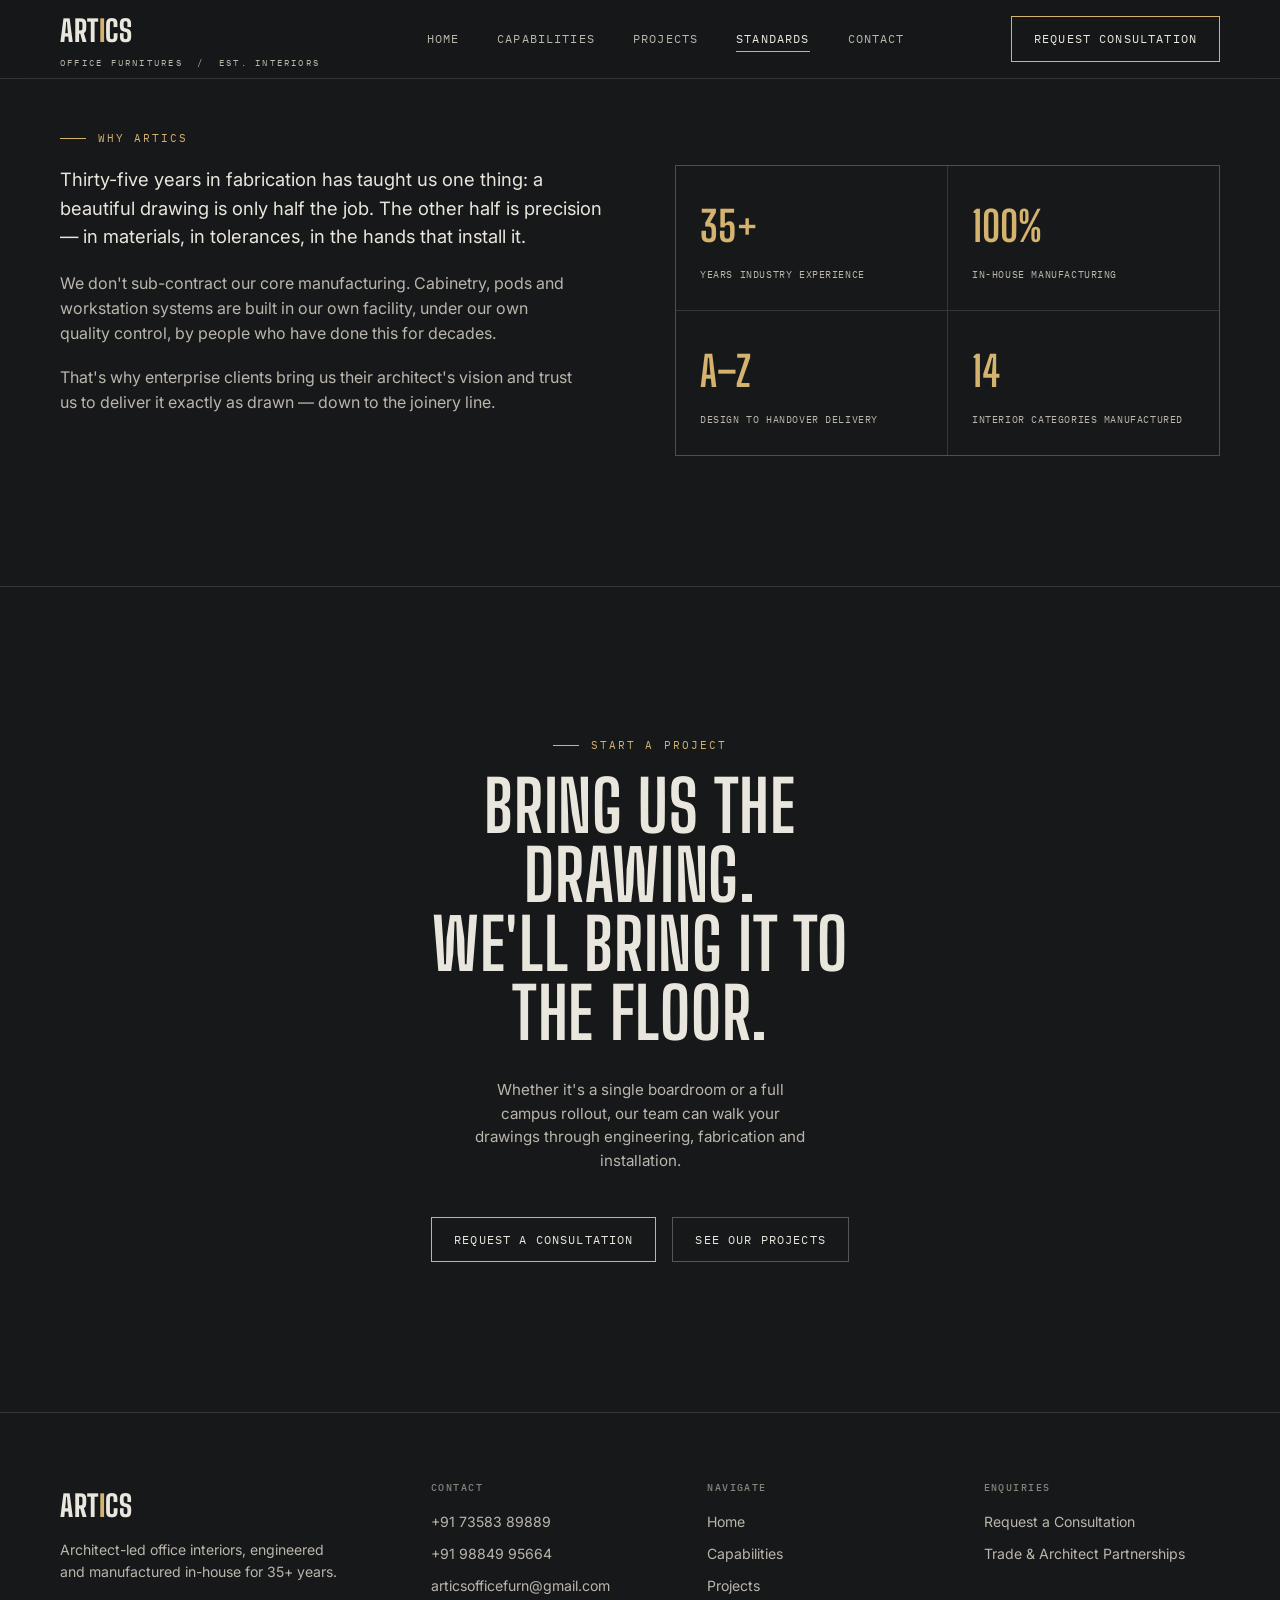
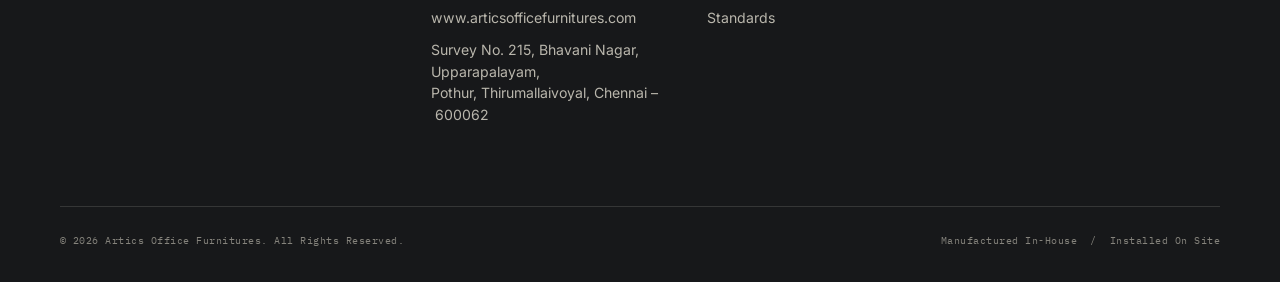
<file: about.html>
<!DOCTYPE html>
<html lang="en">
<head>
<meta charset="UTF-8">
<meta name="viewport" content="width=device-width, initial-scale=1.0">
<title>Why Artics — Quality & Standards</title>
<meta name="description" content="35+ years of in-house manufacturing discipline. Learn why enterprise clients trust Artics Office Furnitures to deliver architect-led interiors exactly as drawn.">
<link rel="preconnect" href="https://fonts.googleapis.com">
<link rel="preconnect" href="https://fonts.gstatic.com" crossorigin>
<link href="https://fonts.googleapis.com/css2?family=Big+Shoulders+Display:wght@500;600;700;800&family=IBM+Plex+Mono:wght@400;500&family=Inter:wght@400;500;600&display=block" rel="stylesheet">
<link rel="stylesheet" href="styles.css?v=7">
</head>
<body>
<div class="progress-bar" id="progressBar"></div>

<header>
  <div class="nav-inner">
    <a href="index.html" class="logo">
      <div class="logo-mark">ART<span>I</span>CS</div>
      <div class="logo-sub">Office Furnitures &nbsp;/&nbsp; Est. Interiors</div>
    </a>
    <nav class="links">
      <a href="index.html">Home</a>
      <a href="capabilities.html">Capabilities</a>
      <a href="projects.html">Projects</a>
      <a href="about.html">Standards</a>
      <a href="contact.html">Contact</a>
    </nav>
    <a href="contact.html" class="btn nav-cta">Request Consultation</a>
    <button class="menu-toggle" onclick="document.getElementById('mnav').classList.toggle('open')">Menu</button>
  </div>
  <div id="mnav" class="wrap">
    <div style="display:flex;flex-direction:column;gap:0;border-top:1px solid var(--line);">
      <a href="index.html" style="padding:16px 0;border-bottom:1px solid var(--line);font-family:'IBM Plex Mono';font-size:.75rem;letter-spacing:.1em;text-transform:uppercase;">Home</a>
      <a href="capabilities.html" style="padding:16px 0;border-bottom:1px solid var(--line);font-family:'IBM Plex Mono';font-size:.75rem;letter-spacing:.1em;text-transform:uppercase;">Capabilities</a>
      <a href="projects.html" style="padding:16px 0;border-bottom:1px solid var(--line);font-family:'IBM Plex Mono';font-size:.75rem;letter-spacing:.1em;text-transform:uppercase;">Projects</a>
      <a href="about.html" style="padding:16px 0;border-bottom:1px solid var(--line);font-family:'IBM Plex Mono';font-size:.75rem;letter-spacing:.1em;text-transform:uppercase;">Standards</a>
      <a href="contact.html" style="padding:16px 0;font-family:'IBM Plex Mono';font-size:.75rem;letter-spacing:.1em;text-transform:uppercase;">Contact</a>
    </div>
  </div>
</header>

<main id="top">
  <!-- QUALITY / STANDARDS -->
  <section id="quality">
    <div class="wrap">
      <div class="eyebrow reveal"><span class="dash"></span>Why Artics</div>
      <div class="quality-grid">
        <div class="quality-copy reveal">
          <p>Thirty-five years in fabrication has taught us one thing: a beautiful drawing is only half the job. The other half is precision — in materials, in tolerances, in the hands that install it.</p>
          <p>We don't sub-contract our core manufacturing. Cabinetry, pods and workstation systems are built in our own facility, under our own quality control, by people who have done this for decades.</p>
          <p>That's why enterprise clients bring us their architect's vision and trust us to deliver it exactly as drawn — down to the joinery line.</p>
        </div>
        <div class="readout reveal">
          <div class="readout-item"><div class="readout-num">35+</div><div class="readout-label mono">Years Industry Experience</div></div>
          <div class="readout-item"><div class="readout-num">100%</div><div class="readout-label mono">In-House Manufacturing</div></div>
          <div class="readout-item"><div class="readout-num">A–Z</div><div class="readout-label mono">Design To Handover Delivery</div></div>
          <div class="readout-item"><div class="readout-num">14</div><div class="readout-label mono">Interior Categories Manufactured</div></div>
        </div>
      </div>
    </div>
  </section>
  <!-- CTA -->
  <section class="cta-section">
    <div class="wrap">
      <div class="eyebrow reveal" style="justify-content:center;"><span class="dash"></span>Start A Project</div>
      <h2 class="reveal">Bring Us The Drawing.<br>We'll Bring It To The Floor.</h2>
      <p class="section-note reveal" style="text-align:center;">Whether it's a single boardroom or a full campus rollout, our team can walk your drawings through engineering, fabrication and installation.</p>
      <div class="cta-actions reveal">
        <a href="contact.html" class="btn">Request a Consultation</a>
        <a href="projects.html" class="btn ghost">See Our Projects</a>
      </div>
    </div>
  </section>
</main>

<footer id="footer">
  <div class="wrap">
    <div class="foot-grid">
      <div class="foot-col">
        <div class="logo-mark" style="margin-bottom:10px;">ART<span style="color:var(--brass-light);">I</span>CS</div>
        <p style="max-width:32ch;">Architect-led office interiors, engineered and manufactured in-house for 35+ years.</p>
      </div>
      <div class="foot-col">
        <h4>Contact</h4>
        <a href="tel:+917358389889">+91 73583 89889</a>
        <a href="tel:+919884995664">+91 98849 95664</a>
        <a href="mailto:articsofficefurn@gmail.com">articsofficefurn@gmail.com</a>
        <a href="https://www.articsofficefurnitures.com" target="_blank" rel="noopener">www.articsofficefurnitures.com</a>
        <p>Survey No. 215, Bhavani Nagar, Upparapalayam,<br>Pothur, Thirumallaivoyal, Chennai&nbsp;–&nbsp;600062</p>
      </div>
      <div class="foot-col">
        <h4>Navigate</h4>
        <a href="index.html">Home</a>
        <a href="capabilities.html">Capabilities</a>
        <a href="projects.html">Projects</a>
        <a href="about.html">Standards</a>
      </div>
      <div class="foot-col">
        <h4>Enquiries</h4>
        <a href="contact.html">Request a Consultation</a>
        <a href="contact.html">Trade &amp; Architect Partnerships</a>
      </div>
    </div>
    <div class="foot-bottom">
      <span>© <span id="year"></span> Artics Office Furnitures. All Rights Reserved.</span>
      <span>Manufactured In-House &nbsp;/&nbsp; Installed On Site</span>
    </div>
  </div>
</footer>

<script src="main.js?v=3" defer></script>

</body>
</html>
</file>
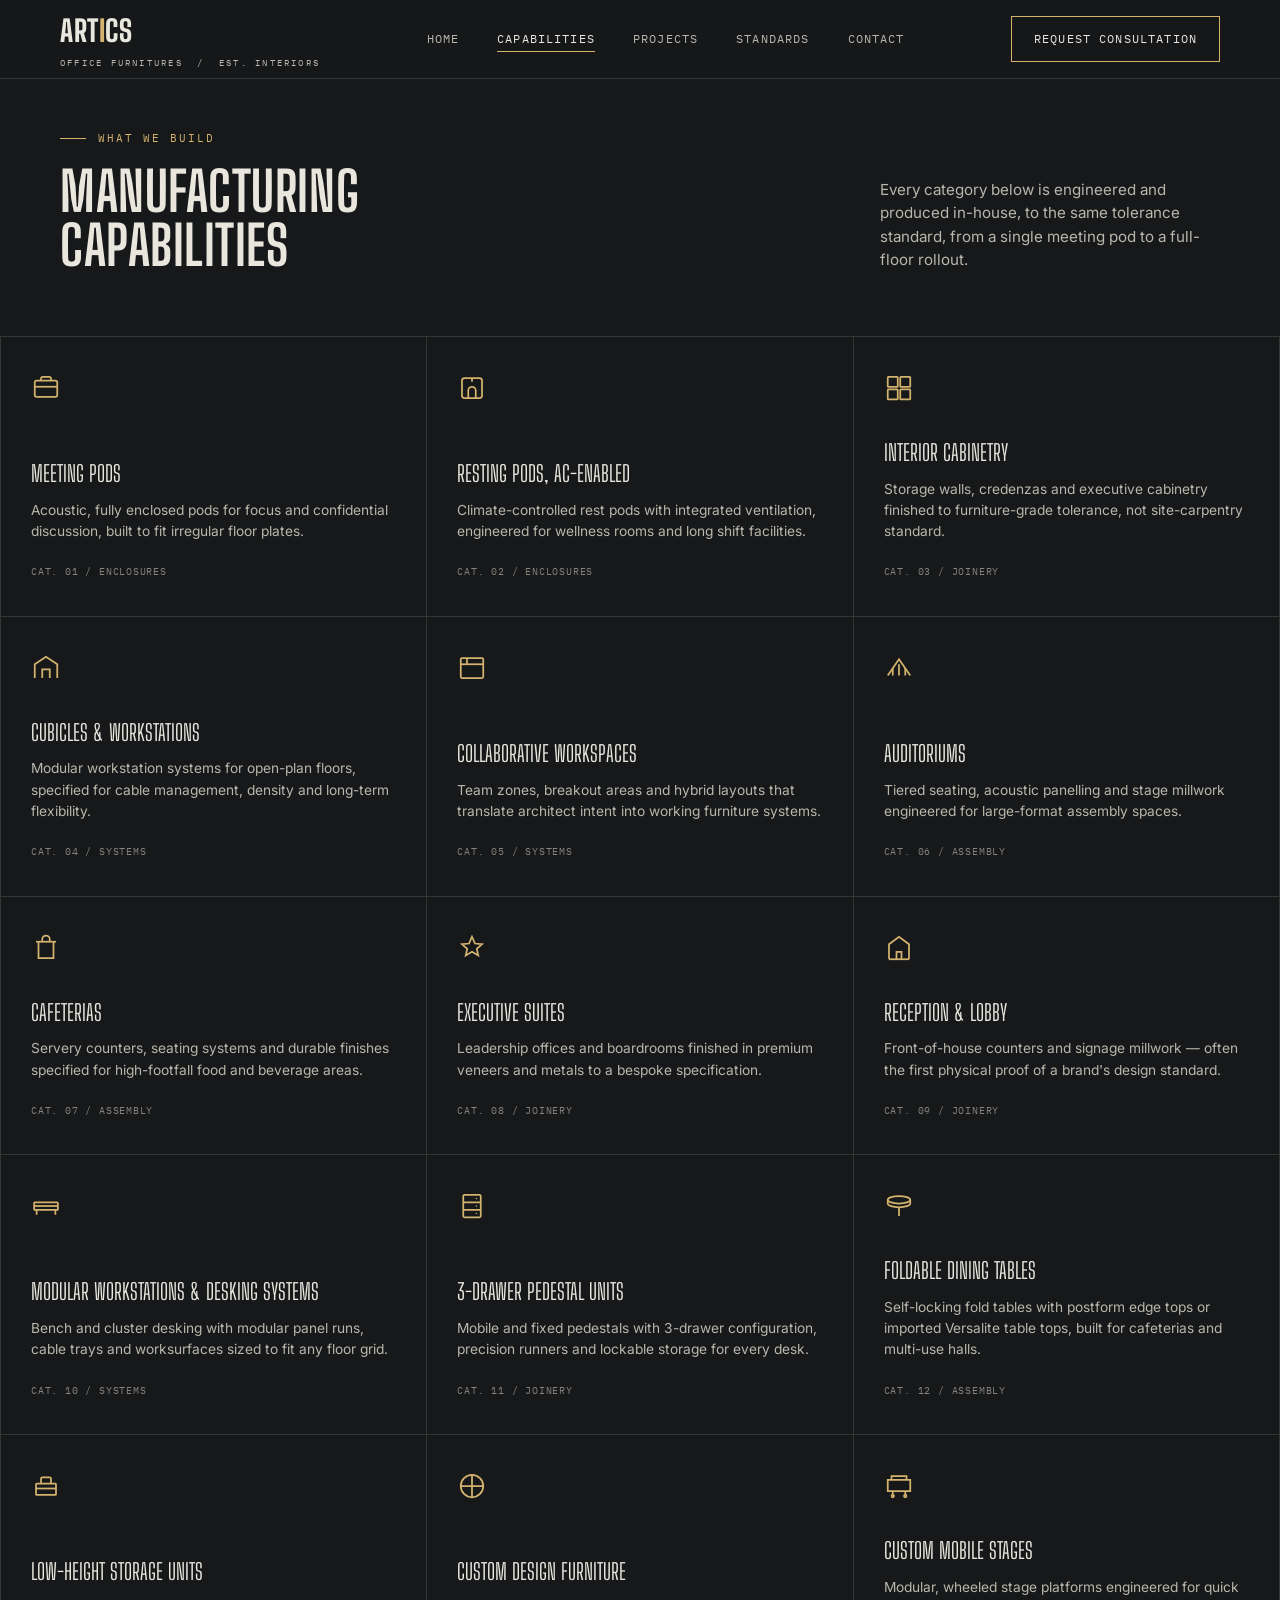
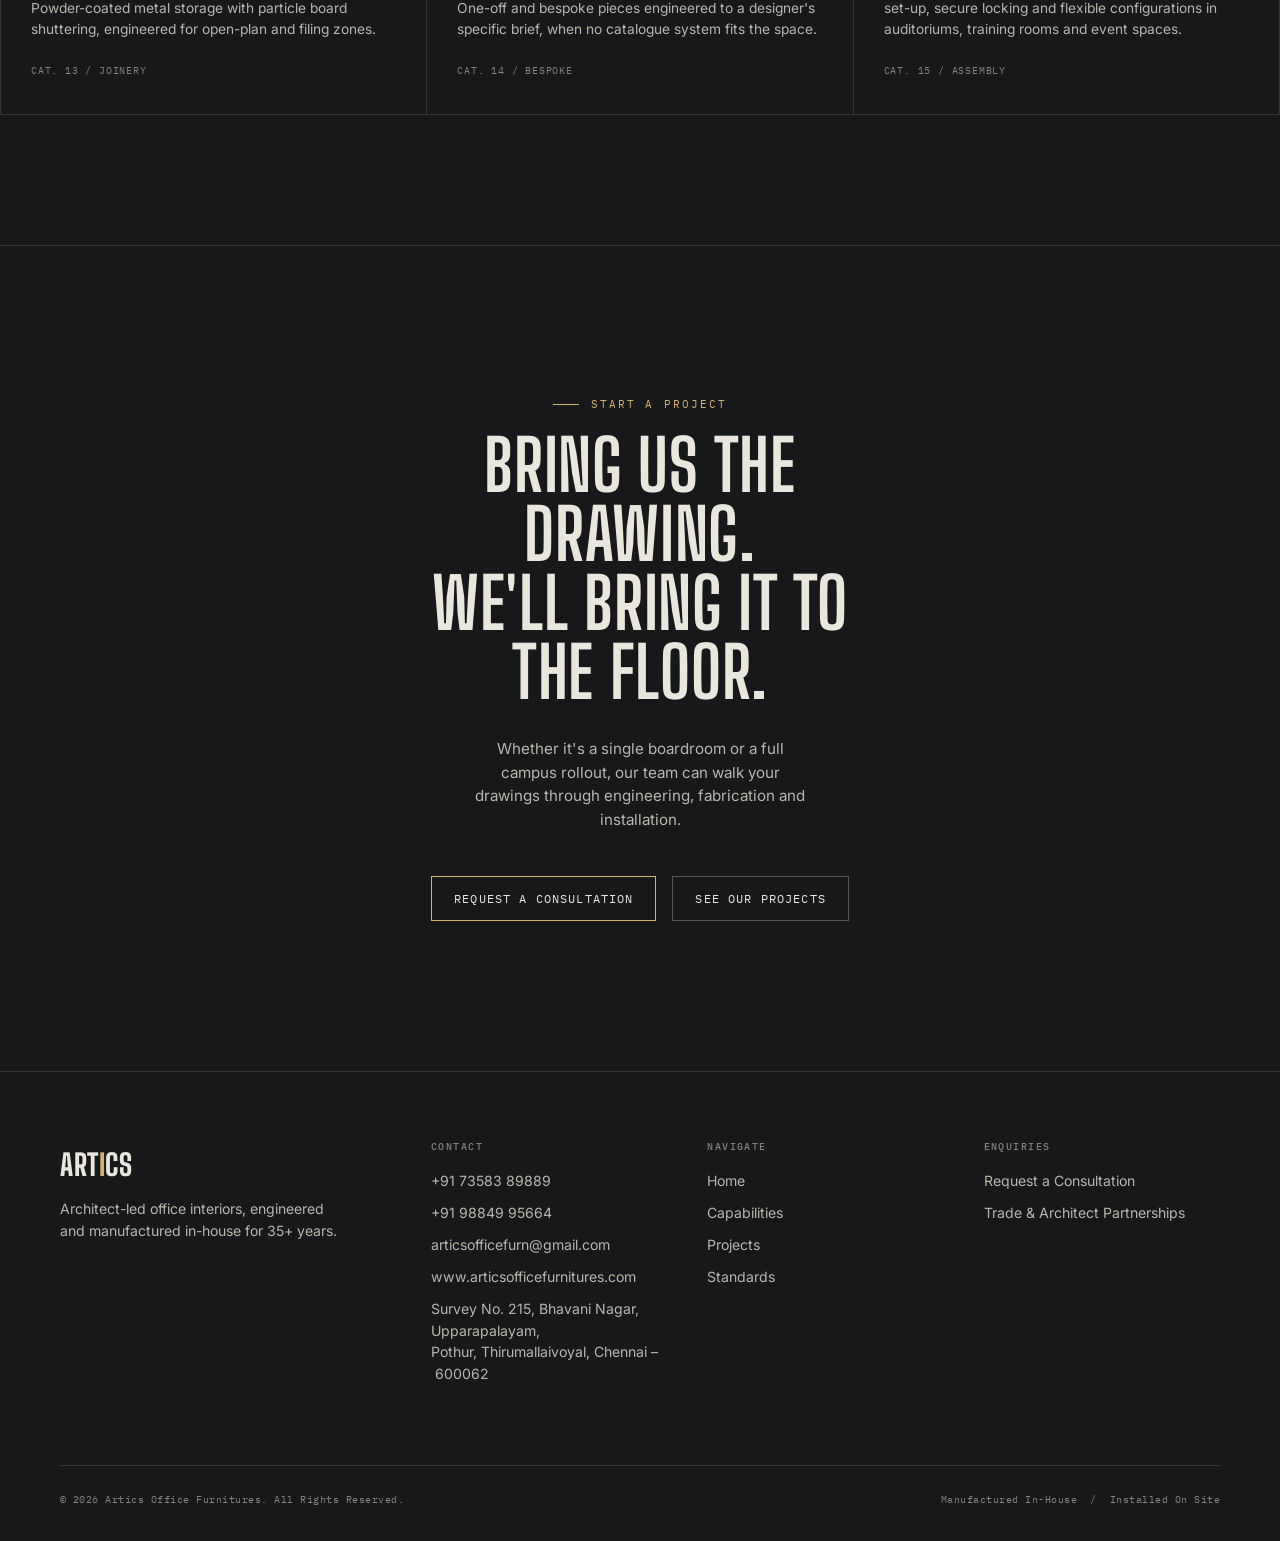
<file: capabilities.html>
<!DOCTYPE html>
<html lang="en">
<head>
<meta charset="UTF-8">
<meta name="viewport" content="width=device-width, initial-scale=1.0">
<title>Manufacturing Capabilities — Artics Office Furnitures</title>
<meta name="description" content="Explore Artics Office Furnitures' full in-house manufacturing capabilities: meeting pods, cubicles, cabinetry, auditoriums, cafeterias and more.">
<link rel="preconnect" href="https://fonts.googleapis.com">
<link rel="preconnect" href="https://fonts.gstatic.com" crossorigin>
<link href="https://fonts.googleapis.com/css2?family=Big+Shoulders+Display:wght@500;600;700;800&family=IBM+Plex+Mono:wght@400;500&family=Inter:wght@400;500;600&display=block" rel="stylesheet">
<link rel="stylesheet" href="styles.css?v=7">
</head>
<body>
<div class="progress-bar" id="progressBar"></div>

<header>
  <div class="nav-inner">
    <a href="index.html" class="logo">
      <div class="logo-mark">ART<span>I</span>CS</div>
      <div class="logo-sub">Office Furnitures &nbsp;/&nbsp; Est. Interiors</div>
    </a>
    <nav class="links">
      <a href="index.html">Home</a>
      <a href="capabilities.html">Capabilities</a>
      <a href="projects.html">Projects</a>
      <a href="about.html">Standards</a>
      <a href="contact.html">Contact</a>
    </nav>
    <a href="contact.html" class="btn nav-cta">Request Consultation</a>
    <button class="menu-toggle" onclick="document.getElementById('mnav').classList.toggle('open')">Menu</button>
  </div>
  <div id="mnav" class="wrap">
    <div style="display:flex;flex-direction:column;gap:0;border-top:1px solid var(--line);">
      <a href="index.html" style="padding:16px 0;border-bottom:1px solid var(--line);font-family:'IBM Plex Mono';font-size:.75rem;letter-spacing:.1em;text-transform:uppercase;">Home</a>
      <a href="capabilities.html" style="padding:16px 0;border-bottom:1px solid var(--line);font-family:'IBM Plex Mono';font-size:.75rem;letter-spacing:.1em;text-transform:uppercase;">Capabilities</a>
      <a href="projects.html" style="padding:16px 0;border-bottom:1px solid var(--line);font-family:'IBM Plex Mono';font-size:.75rem;letter-spacing:.1em;text-transform:uppercase;">Projects</a>
      <a href="about.html" style="padding:16px 0;border-bottom:1px solid var(--line);font-family:'IBM Plex Mono';font-size:.75rem;letter-spacing:.1em;text-transform:uppercase;">Standards</a>
      <a href="contact.html" style="padding:16px 0;font-family:'IBM Plex Mono';font-size:.75rem;letter-spacing:.1em;text-transform:uppercase;">Contact</a>
    </div>
  </div>
</header>

<main id="top">
  <!-- CAPABILITIES -->
  <section id="capabilities">
    <div class="wrap">
      <div class="section-head reveal">
        <div>
          <div class="eyebrow"><span class="dash"></span>What We Build</div>
          <h2 class="section-title">Manufacturing<br>Capabilities</h2>
        </div>
        <p class="section-note">Every category below is engineered and produced in-house, to the same tolerance standard, from a single meeting pod to a full-floor rollout.</p>
      </div>
    </div>

    <div class="cap-grid reveal">
      <div class="cap-card">
        <div><svg class="cap-icon" viewBox="0 0 24 24" fill="none" stroke="currentColor" stroke-width="1.4"><rect x="3" y="6" width="18" height="13" rx="1.5"/><path d="M3 11h18"/><path d="M8 6V4.5A1.5 1.5 0 0 1 9.5 3h5A1.5 1.5 0 0 1 16 4.5V6"/></svg></div>
        <div><div class="cap-title">Meeting Pods</div><div class="cap-desc">Acoustic, fully enclosed pods for focus and confidential discussion, built to fit irregular floor plates.</div><div class="cap-idx mono">Cat. 01 / Enclosures</div></div>
      </div>
      <div class="cap-card">
        <div><svg class="cap-icon" viewBox="0 0 24 24" fill="none" stroke="currentColor" stroke-width="1.4"><rect x="4" y="4" width="16" height="16" rx="2"/><path d="M9 20v-6a3 3 0 0 1 6 0v6"/><path d="M12 4v3"/></svg></div>
        <div><div class="cap-title">Resting Pods, AC-Enabled</div><div class="cap-desc">Climate-controlled rest pods with integrated ventilation, engineered for wellness rooms and long shift facilities.</div><div class="cap-idx mono">Cat. 02 / Enclosures</div></div>
      </div>
      <div class="cap-card">
        <div><svg class="cap-icon" viewBox="0 0 24 24" fill="none" stroke="currentColor" stroke-width="1.4"><rect x="3" y="3" width="8" height="8" rx="0.5"/><rect x="13" y="3" width="8" height="8" rx="0.5"/><rect x="3" y="13" width="8" height="8" rx="0.5"/><rect x="13" y="13" width="8" height="8" rx="0.5"/></svg></div>
        <div><div class="cap-title">Interior Cabinetry</div><div class="cap-desc">Storage walls, credenzas and executive cabinetry finished to furniture-grade tolerance, not site-carpentry standard.</div><div class="cap-idx mono">Cat. 03 / Joinery</div></div>
      </div>
      <div class="cap-card">
        <div><svg class="cap-icon" viewBox="0 0 24 24" fill="none" stroke="currentColor" stroke-width="1.4"><path d="M3 20V9l9-6 9 6v11"/><path d="M9 20v-7h6v7"/></svg></div>
        <div><div class="cap-title">Cubicles &amp; Workstations</div><div class="cap-desc">Modular workstation systems for open-plan floors, specified for cable management, density and long-term flexibility.</div><div class="cap-idx mono">Cat. 04 / Systems</div></div>
      </div>
      <div class="cap-card">
        <div><svg class="cap-icon" viewBox="0 0 24 24" fill="none" stroke="currentColor" stroke-width="1.4"><rect x="3" y="4" width="18" height="16" rx="1"/><path d="M3 9h18"/><path d="M8 4v5"/></svg></div>
        <div><div class="cap-title">Collaborative Workspaces</div><div class="cap-desc">Team zones, breakout areas and hybrid layouts that translate architect intent into working furniture systems.</div><div class="cap-idx mono">Cat. 05 / Systems</div></div>
      </div>
      <div class="cap-card">
        <div><svg class="cap-icon" viewBox="0 0 24 24" fill="none" stroke="currentColor" stroke-width="1.4"><path d="M3 18l9-13 9 13"/><path d="M7 18v-6M12 18v-9M17 18v-6"/></svg></div>
        <div><div class="cap-title">Auditoriums</div><div class="cap-desc">Tiered seating, acoustic panelling and stage millwork engineered for large-format assembly spaces.</div><div class="cap-idx mono">Cat. 06 / Assembly</div></div>
      </div>
      <div class="cap-card">
        <div><svg class="cap-icon" viewBox="0 0 24 24" fill="none" stroke="currentColor" stroke-width="1.4"><path d="M4 7h16"/><path d="M6 7v13h12V7"/><path d="M9 7V5a3 3 0 0 1 6 0v2"/></svg></div>
        <div><div class="cap-title">Cafeterias</div><div class="cap-desc">Servery counters, seating systems and durable finishes specified for high-footfall food and beverage areas.</div><div class="cap-idx mono">Cat. 07 / Assembly</div></div>
      </div>
      <div class="cap-card">
        <div><svg class="cap-icon" viewBox="0 0 24 24" fill="none" stroke="currentColor" stroke-width="1.4"><path d="M12 3l2.4 5.4L20 9l-4.2 3.6L17 18l-5-3-5 3 1.2-5.4L4 9l5.6-.6z"/></svg></div>
        <div><div class="cap-title">Executive Suites</div><div class="cap-desc">Leadership offices and boardrooms finished in premium veneers and metals to a bespoke specification.</div><div class="cap-idx mono">Cat. 08 / Joinery</div></div>
      </div>
      <div class="cap-card">
        <div><svg class="cap-icon" viewBox="0 0 24 24" fill="none" stroke="currentColor" stroke-width="1.4"><path d="M4 21V9l8-6 8 6v12"/><path d="M4 21h16"/><path d="M10 21v-6h4v6"/></svg></div>
        <div><div class="cap-title">Reception &amp; Lobby</div><div class="cap-desc">Front-of-house counters and signage millwork — often the first physical proof of a brand's design standard.</div><div class="cap-idx mono">Cat. 09 / Joinery</div></div>
      </div>
      <div class="cap-card">
        <div><svg class="cap-icon" viewBox="0 0 24 24" fill="none" stroke="currentColor" stroke-width="1.4"><rect x="2.5" y="9" width="19" height="6" rx="0.5"/><path d="M4.5 15v4M19.5 15v4"/><path d="M2.5 12h19"/></svg></div>
        <div><div class="cap-title">Modular Workstations &amp; Desking Systems</div><div class="cap-desc">Bench and cluster desking with modular panel runs, cable trays and worksurfaces sized to fit any floor grid.</div><div class="cap-idx mono">Cat. 10 / Systems</div></div>
      </div>
      <div class="cap-card">
        <div><svg class="cap-icon" viewBox="0 0 24 24" fill="none" stroke="currentColor" stroke-width="1.4"><rect x="5" y="3" width="14" height="18" rx="1"/><path d="M5 9h14M5 15h14"/><circle cx="15.5" cy="6" r="0.6" fill="currentColor" stroke="none"/><circle cx="15.5" cy="12" r="0.6" fill="currentColor" stroke="none"/><circle cx="15.5" cy="18" r="0.6" fill="currentColor" stroke="none"/></svg></div>
        <div><div class="cap-title">3-Drawer Pedestal Units</div><div class="cap-desc">Mobile and fixed pedestals with 3-drawer configuration, precision runners and lockable storage for every desk.</div><div class="cap-idx mono">Cat. 11 / Joinery</div></div>
      </div>
      <div class="cap-card">
        <div><svg class="cap-icon" viewBox="0 0 24 24" fill="none" stroke="currentColor" stroke-width="1.4"><ellipse cx="12" cy="7" rx="9" ry="3"/><path d="M3 7v3c0 1.66 4.03 3 9 3s9-1.34 9-3V7"/><path d="M12 13v7"/></svg></div>
        <div><div class="cap-title">Foldable Dining Tables</div><div class="cap-desc">Self-locking fold tables with postform edge tops or imported Versalite table tops, built for cafeterias and multi-use halls.</div><div class="cap-idx mono">Cat. 12 / Assembly</div></div>
      </div>
      <div class="cap-card">
        <div><svg class="cap-icon" viewBox="0 0 24 24" fill="none" stroke="currentColor" stroke-width="1.4"><rect x="4" y="10" width="16" height="9" rx="0.5"/><path d="M4 14h16"/><path d="M8 10V6a1 1 0 0 1 1-1h6a1 1 0 0 1 1 1v4"/></svg></div>
        <div><div class="cap-title">Low-Height Storage Units</div><div class="cap-desc">Powder-coated metal storage with particle board shuttering, engineered for open-plan and filing zones.</div><div class="cap-idx mono">Cat. 13 / Joinery</div></div>
      </div>
      <div class="cap-card">
        <div><svg class="cap-icon" viewBox="0 0 24 24" fill="none" stroke="currentColor" stroke-width="1.4"><path d="M12 3v18M3 12h18"/><circle cx="12" cy="12" r="9"/></svg></div>
        <div><div class="cap-title">Custom Design Furniture</div><div class="cap-desc">One-off and bespoke pieces engineered to a designer's specific brief, when no catalogue system fits the space.</div><div class="cap-idx mono">Cat. 14 / Bespoke</div></div>
      </div>
      <div class="cap-card">
        <div><svg class="cap-icon" viewBox="0 0 24 24" fill="none" stroke="currentColor" stroke-width="1.4"><path d="M3 7h18v9H3z"/><path d="M6 7V4h12v3M7 16v3M17 16v3"/><circle cx="7" cy="20" r="1"/><circle cx="17" cy="20" r="1"/></svg></div>
        <div><div class="cap-title">Custom Mobile Stages</div><div class="cap-desc">Modular, wheeled stage platforms engineered for quick set-up, secure locking and flexible configurations in auditoriums, training rooms and event spaces.</div><div class="cap-idx mono">Cat. 15 / Assembly</div></div>
      </div>
    </div>
  </section>
  <!-- CTA -->
  <section class="cta-section">
    <div class="wrap">
      <div class="eyebrow reveal" style="justify-content:center;"><span class="dash"></span>Start A Project</div>
      <h2 class="reveal">Bring Us The Drawing.<br>We'll Bring It To The Floor.</h2>
      <p class="section-note reveal" style="text-align:center;">Whether it's a single boardroom or a full campus rollout, our team can walk your drawings through engineering, fabrication and installation.</p>
      <div class="cta-actions reveal">
        <a href="contact.html" class="btn">Request a Consultation</a>
        <a href="projects.html" class="btn ghost">See Our Projects</a>
      </div>
    </div>
  </section>
</main>

<footer id="footer">
  <div class="wrap">
    <div class="foot-grid">
      <div class="foot-col">
        <div class="logo-mark" style="margin-bottom:10px;">ART<span style="color:var(--brass-light);">I</span>CS</div>
        <p style="max-width:32ch;">Architect-led office interiors, engineered and manufactured in-house for 35+ years.</p>
      </div>
      <div class="foot-col">
        <h4>Contact</h4>
        <a href="tel:+917358389889">+91 73583 89889</a>
        <a href="tel:+919884995664">+91 98849 95664</a>
        <a href="mailto:articsofficefurn@gmail.com">articsofficefurn@gmail.com</a>
        <a href="https://www.articsofficefurnitures.com" target="_blank" rel="noopener">www.articsofficefurnitures.com</a>
        <p>Survey No. 215, Bhavani Nagar, Upparapalayam,<br>Pothur, Thirumallaivoyal, Chennai&nbsp;–&nbsp;600062</p>
      </div>
      <div class="foot-col">
        <h4>Navigate</h4>
        <a href="index.html">Home</a>
        <a href="capabilities.html">Capabilities</a>
        <a href="projects.html">Projects</a>
        <a href="about.html">Standards</a>
      </div>
      <div class="foot-col">
        <h4>Enquiries</h4>
        <a href="contact.html">Request a Consultation</a>
        <a href="contact.html">Trade &amp; Architect Partnerships</a>
      </div>
    </div>
    <div class="foot-bottom">
      <span>© <span id="year"></span> Artics Office Furnitures. All Rights Reserved.</span>
      <span>Manufactured In-House &nbsp;/&nbsp; Installed On Site</span>
    </div>
  </div>
</footer>

<script src="main.js?v=3" defer></script>

</body>
</html>
</file>
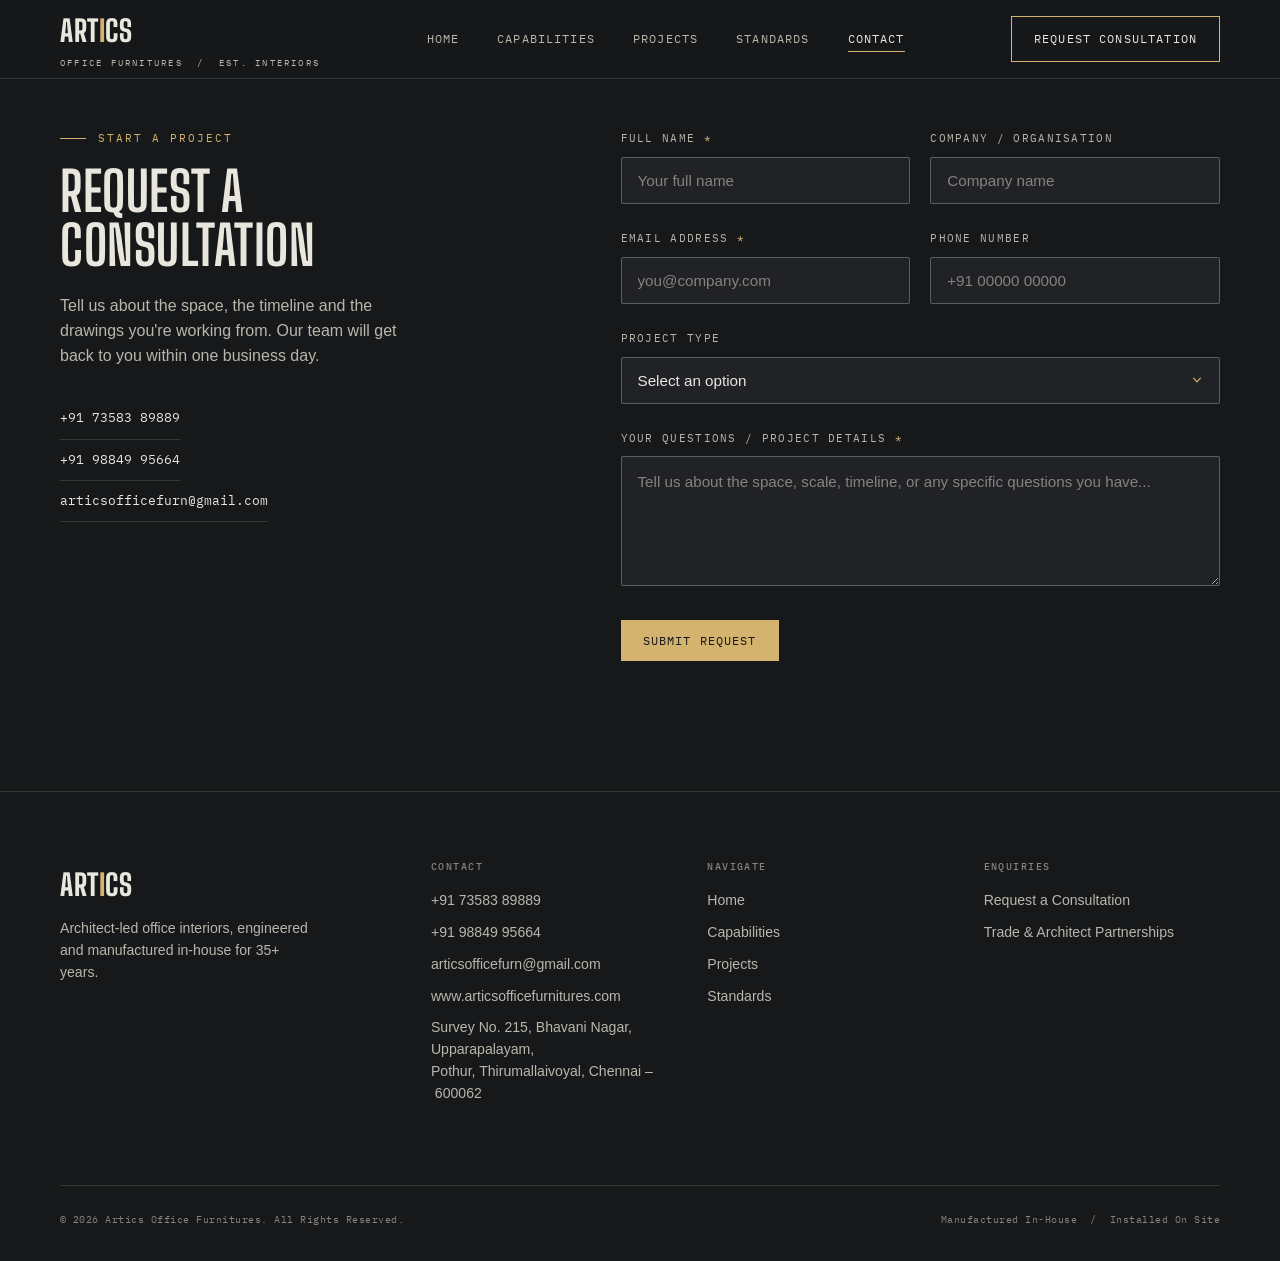
<file: contact.html>
<!DOCTYPE html>
<html lang="en">
<head>
<meta charset="UTF-8">
<meta name="viewport" content="width=device-width, initial-scale=1.0">
<title>Request a Consultation — Artics Office Furnitures</title>
<meta name="description" content="Start a project with Artics Office Furnitures. Request a consultation and our team will respond within one business day.">
<link rel="preconnect" href="https://fonts.googleapis.com">
<link rel="preconnect" href="https://fonts.gstatic.com" crossorigin>
<link href="https://fonts.googleapis.com/css2?family=Big+Shoulders+Display:wght@500;600;700;800&family=IBM+Plex+Mono:wght@400;500;600&display=block" rel="stylesheet">
<link rel="stylesheet" href="styles.css?v=7">
</head>
<body>
<div class="progress-bar" id="progressBar"></div>

<header>
  <div class="nav-inner">
    <a href="index.html" class="logo">
      <div class="logo-mark">ART<span>I</span>CS</div>
      <div class="logo-sub">Office Furnitures &nbsp;/&nbsp; Est. Interiors</div>
    </a>
    <nav class="links">
      <a href="index.html">Home</a>
      <a href="capabilities.html">Capabilities</a>
      <a href="projects.html">Projects</a>
      <a href="about.html">Standards</a>
      <a href="contact.html">Contact</a>
    </nav>
    <a href="contact.html" class="btn nav-cta">Request Consultation</a>
    <button class="menu-toggle" onclick="document.getElementById('mnav').classList.toggle('open')">Menu</button>
  </div>
  <div id="mnav" class="wrap">
    <div style="display:flex;flex-direction:column;gap:0;border-top:1px solid var(--line);">
      <a href="index.html" style="padding:16px 0;border-bottom:1px solid var(--line);font-family:'IBM Plex Mono';font-size:.75rem;letter-spacing:.1em;text-transform:uppercase;">Home</a>
      <a href="capabilities.html" style="padding:16px 0;border-bottom:1px solid var(--line);font-family:'IBM Plex Mono';font-size:.75rem;letter-spacing:.1em;text-transform:uppercase;">Capabilities</a>
      <a href="projects.html" style="padding:16px 0;border-bottom:1px solid var(--line);font-family:'IBM Plex Mono';font-size:.75rem;letter-spacing:.1em;text-transform:uppercase;">Projects</a>
      <a href="about.html" style="padding:16px 0;border-bottom:1px solid var(--line);font-family:'IBM Plex Mono';font-size:.75rem;letter-spacing:.1em;text-transform:uppercase;">Standards</a>
      <a href="contact.html" style="padding:16px 0;font-family:'IBM Plex Mono';font-size:.75rem;letter-spacing:.1em;text-transform:uppercase;">Contact</a>
    </div>
  </div>
</header>

<main id="top">
  <!-- REQUEST A CONSULTATION -->
  <section id="contact" class="form-section">
    <div class="wrap">
      <div class="form-grid">
        <div class="form-intro reveal">
          <div class="eyebrow"><span class="dash"></span>Start A Project</div>
          <h2 class="section-title">Request A<br>Consultation</h2>
          <p>Tell us about the space, the timeline and the drawings you're working from. Our team will get back to you within one business day.</p>
          <div class="form-contact-line">
            <a href="tel:+917358389889">+91 73583 89889</a>
            <a href="tel:+919884995664">+91 98849 95664</a>
            <a href="mailto:articsofficefurn@gmail.com">articsofficefurn@gmail.com</a>
          </div>
        </div>

        <form class="consult-form reveal" id="consultForm" action="/api/consult" method="POST">
          <!-- Honeypot field to deter simple spam bots -->
          <input type="text" name="_gotcha" class="form-honeypot" tabindex="-1" autocomplete="off">

          <div class="field-row">
            <div class="field">
              <label for="cf-name">Full Name <span class="req">*</span></label>
              <input type="text" id="cf-name" name="name" placeholder="Your full name" required>
            </div>
            <div class="field">
              <label for="cf-company">Company / Organisation</label>
              <input type="text" id="cf-company" name="company" placeholder="Company name">
            </div>
          </div>

          <div class="field-row">
            <div class="field">
              <label for="cf-email">Email Address <span class="req">*</span></label>
              <input type="email" id="cf-email" name="email" placeholder="you@company.com" required>
            </div>
            <div class="field">
              <label for="cf-phone">Phone Number</label>
              <input type="tel" id="cf-phone" name="phone" placeholder="+91 00000 00000">
            </div>
          </div>

          <div class="field">
            <label for="cf-type">Project Type</label>
            <select id="cf-type" name="project_type">
              <option value="">Select an option</option>
              <option value="Workstations & Cabinetry">Workstations &amp; Cabinetry</option>
              <option value="Meeting Rooms & Pods">Meeting Rooms &amp; Pods</option>
              <option value="Full Office Fit-Out">Full Office Fit-Out</option>
              <option value="Auditorium / AV Space">Auditorium / AV Space</option>
              <option value="Trade / Architect Partnership">Trade / Architect Partnership</option>
              <option value="Other">Other</option>
            </select>
          </div>

          <div class="field">
            <label for="cf-message">Your Questions / Project Details <span class="req">*</span></label>
            <textarea id="cf-message" name="message" placeholder="Tell us about the space, scale, timeline, or any specific questions you have..." required></textarea>
          </div>

          <div class="form-submit-row">
            <button type="submit" class="btn" id="cfSubmitBtn">Submit Request</button>
            <span class="form-status" id="cfStatus"></span>
          </div>
        </form>
      </div>
    </div>
  </section>
</main>

<footer id="footer">
  <div class="wrap">
    <div class="foot-grid">
      <div class="foot-col">
        <div class="logo-mark" style="margin-bottom:10px;">ART<span style="color:var(--brass-light);">I</span>CS</div>
        <p style="max-width:32ch;">Architect-led office interiors, engineered and manufactured in-house for 35+ years.</p>
      </div>
      <div class="foot-col">
        <h4>Contact</h4>
        <a href="tel:+917358389889">+91 73583 89889</a>
        <a href="tel:+919884995664">+91 98849 95664</a>
        <a href="mailto:articsofficefurn@gmail.com">articsofficefurn@gmail.com</a>
        <a href="https://www.articsofficefurnitures.com" target="_blank" rel="noopener">www.articsofficefurnitures.com</a>
        <p>Survey No. 215, Bhavani Nagar, Upparapalayam,<br>Pothur, Thirumallaivoyal, Chennai&nbsp;–&nbsp;600062</p>
      </div>
      <div class="foot-col">
        <h4>Navigate</h4>
        <a href="index.html">Home</a>
        <a href="capabilities.html">Capabilities</a>
        <a href="projects.html">Projects</a>
        <a href="about.html">Standards</a>
      </div>
      <div class="foot-col">
        <h4>Enquiries</h4>
        <a href="contact.html">Request a Consultation</a>
        <a href="contact.html">Trade &amp; Architect Partnerships</a>
      </div>
    </div>
    <div class="foot-bottom">
      <span>© <span id="year"></span> Artics Office Furnitures. All Rights Reserved.</span>
      <span>Manufactured In-House &nbsp;/&nbsp; Installed On Site</span>
    </div>
  </div>
</footer>

<script src="main.js?v=3" defer></script>
<script>
  // consultation form submission (Cloudflare Pages Function -> Resend)
  const consultForm = document.getElementById('consultForm');
  const cfStatus = document.getElementById('cfStatus');
  const cfSubmitBtn = document.getElementById('cfSubmitBtn');

  if(consultForm){
    consultForm.addEventListener('submit', async function(e){
      e.preventDefault();

      cfStatus.classList.remove('ok','err','show');
      cfSubmitBtn.disabled = true;
      cfSubmitBtn.textContent = 'Sending…';

      try{
        const formData = new FormData(consultForm);
        const response = await fetch(consultForm.action, {
          method: 'POST',
          body: formData,
          headers: { 'Accept': 'application/json' }
        });

        if(response.ok){
          consultForm.reset();
          cfStatus.textContent = 'Thank you — your request has been sent. We\'ll be in touch shortly.';
          cfStatus.classList.add('ok','show');
          cfSubmitBtn.textContent = 'Submit Request';
        } else {
          throw new Error('Submission failed');
        }
      } catch(err){
        cfStatus.textContent = 'Something went wrong. Please email us directly at articsofficefurn@gmail.com.';
        cfStatus.classList.add('err','show');
        cfSubmitBtn.textContent = 'Submit Request';
      } finally {
        cfSubmitBtn.disabled = false;
      }
    });
  }
</script>

</body>
</html>
</file>
<file: styles.css>
:root{
    --graphite: #17181A;
    --graphite-2: #202226;
    --graphite-3: #2A2D31;
    --steel: #2E3B45;
    --paper: #E9E6DE;
    --paper-dim: #B9B6AC;
    --paper-faint: #85837C;
    --brass: #AD8A45;
    --brass-light: #D3B36E;
    --brass-dim: #6E5A30;
    --line: rgba(233,230,222,0.14);
    --line-strong: rgba(233,230,222,0.30);
    --radius: 2px;
  }

  *{ margin:0; padding:0; box-sizing:border-box; }

  html{ scroll-behavior:smooth; }
  @media (prefers-reduced-motion: reduce){
    html{ scroll-behavior:auto; }
    *{ animation-duration:0.01ms !important; animation-iteration-count:1 !important; transition-duration:0.01ms !important; }
  }

  body{
    background:var(--graphite);
    color:var(--paper);
    font-family:'Inter', sans-serif;
    font-weight:400;
    line-height:1.55;
    -webkit-font-smoothing:antialiased;
    overflow-x:hidden;
  }

  h1,h2,h3,h4{
    font-family:'Big Shoulders Display', sans-serif;
    font-weight:700;
    text-transform:uppercase;
    letter-spacing:0.01em;
    line-height:0.98;
  }

  .mono{
    font-family:'IBM Plex Mono', monospace;
    letter-spacing:0.08em;
    text-transform:uppercase;
  }

  a{ color:inherit; text-decoration:none; }
  img{ max-width:100%; display:block; }

  .wrap{
    max-width:1240px;
    margin:0 auto;
    padding:0 40px;
  }
  @media (max-width:720px){ .wrap{ padding:0 22px; } }

  ::selection{ background:var(--brass); color:var(--graphite); }

  /* ---------- corner-bracket frame signature ---------- */
  .frame{ position:relative; }
  .frame::before, .frame::after,
  .frame .fr-tr, .frame .fr-bl{
    content:"";
    position:absolute;
    width:18px; height:18px;
    border:1.5px solid var(--brass-light);
    opacity:0.85;
    pointer-events:none;
    z-index:3;
    transition:width .4s cubic-bezier(.16,1,.3,1), height .4s cubic-bezier(.16,1,.3,1), opacity .4s ease;
  }
  .frame::before{ top:-1px; left:-1px; border-right:none; border-bottom:none; }
  .frame::after{ bottom:-1px; right:-1px; border-left:none; border-top:none; }
  .frame .fr-tr{ top:-1px; right:-1px; border-left:none; border-bottom:none; }
  .frame .fr-bl{ bottom:-1px; left:-1px; border-right:none; border-top:none; }
  .frame:hover::before, .frame:hover::after,
  .frame:hover .fr-tr, .frame:hover .fr-bl{ width:26px; height:26px; opacity:1; }

  /* ---------- nav ---------- */
  header{
    position:fixed; top:0; left:0; right:0;
    z-index:100;
    background:rgba(23,24,26,0.86);
    backdrop-filter:blur(10px);
    border-bottom:1px solid var(--line);
    transition:border-color .4s ease, height .4s cubic-bezier(.16,1,.3,1);
  }
  .progress-bar{
    position:fixed; top:0; left:0; height:2px; width:0%;
    background:linear-gradient(90deg, var(--brass-dim), var(--brass-light));
    z-index:101; transition:width .1s linear;
  }
  .nav-inner{
    max-width:1240px; margin:0 auto; padding:0 40px;
    display:flex; align-items:center; justify-content:space-between;
    height:78px;
    transition:height .4s cubic-bezier(.16,1,.3,1);
  }
  header.scrolled .nav-inner{ height:62px; }
  header.scrolled .logo-mark{ font-size:1.55rem; }
  @media (max-width:720px){ .nav-inner{ padding:0 22px; height:64px; } .logo-mark{ font-size:1.5rem; } }

  .logo{ display:flex; flex-direction:column; gap:2px; }
  .logo-mark{ font-family:'Big Shoulders Display'; font-weight:800; font-size:1.85rem; letter-spacing:0.02em; transition:letter-spacing .35s ease, opacity .35s ease, font-size .4s cubic-bezier(.16,1,.3,1); }
  .logo:hover .logo-mark{ letter-spacing:0.05em; opacity:0.88; }
  .logo-mark span{ color:var(--brass-light); }
  .logo-sub{ font-family:'IBM Plex Mono'; font-size:0.58rem; letter-spacing:0.24em; color:var(--paper-dim); text-transform:uppercase; }

  nav.links{ display:flex; align-items:center; gap:38px; }
  nav.links a{
    font-family:'IBM Plex Mono'; font-size:0.72rem; letter-spacing:0.1em;
    text-transform:uppercase; color:var(--paper-dim);
    position:relative; padding:4px 0;
    transition:color .25s ease;
  }
  nav.links a:hover{ color:var(--paper); }
  nav.links a::after{
    content:""; position:absolute; left:0; bottom:0; height:1px; width:0;
    background:var(--brass-light); transition:width .25s ease;
  }
  nav.links a:hover::after{ width:100%; }

  .btn{
    display:inline-flex; align-items:center; gap:10px;
    font-family:'IBM Plex Mono'; font-size:0.72rem; letter-spacing:0.1em; text-transform:uppercase;
    padding:13px 22px;
    border:1px solid var(--brass-light);
    color:var(--paper);
    position:relative;
    overflow:hidden;
    z-index:0;
    transition:color .4s ease, transform .35s cubic-bezier(.16,1,.3,1), border-color .4s ease;
    white-space:nowrap;
  }
  .btn::before{
    content:"";
    position:absolute; inset:0;
    background:var(--brass-light);
    transform:translateX(-102%);
    transition:transform .45s cubic-bezier(.16,1,.3,1);
    z-index:-1;
  }
  .btn:hover{ color:var(--graphite); transform:translateY(-2px); }
  .btn:hover::before{ transform:translateX(0); }
  .btn.ghost{ border-color:var(--line-strong); }
  .btn.ghost::before{ background:var(--paper); }
  .btn.ghost:hover{ color:var(--graphite); border-color:var(--paper); }

  .nav-cta{ display:none; }
  @media (min-width:940px){ .nav-cta{ display:inline-flex; } }
  .menu-toggle{ display:none; }

  #mnav{ display:none; }
  #mnav.open{ display:block; animation: mnavIn .25s ease both; }
  @keyframes mnavIn{ from{ opacity:0; transform:translateY(-6px); } to{ opacity:1; transform:translateY(0); } }
  @media (max-width:939px){
    nav.links{ display:none; }
    .menu-toggle{ display:block; font-family:'IBM Plex Mono'; font-size:0.7rem; letter-spacing:.1em; text-transform:uppercase; border:1px solid var(--line-strong); padding:9px 14px; background:none; color:var(--paper); }
  }

  /* ---------- hero ---------- */
  .hero{
    position:relative;
    min-height:100vh;
    display:flex; flex-direction:column; justify-content:center;
    padding-top:120px; padding-bottom:80px;
    overflow:hidden;
  }
  .blueprint-grid{
    position:absolute; inset:0;
    background-image:
      linear-gradient(var(--line) 1px, transparent 1px),
      linear-gradient(90deg, var(--line) 1px, transparent 1px);
    background-size:56px 56px;
    -webkit-mask-image:radial-gradient(ellipse 80% 60% at 50% 30%, #000 20%, transparent 85%);
    mask-image:radial-gradient(ellipse 80% 60% at 50% 30%, #000 20%, transparent 85%);
    opacity:0.9;
  }
  .hero-glow{
    position:absolute; top:-10%; right:-10%; width:60%; height:70%;
    background:radial-gradient(circle, rgba(173,138,69,0.14), transparent 65%);
    pointer-events:none;
  }

  .hero-eyebrow{
    display:flex; align-items:center; gap:14px;
    font-size:0.72rem; color:var(--brass-light);
    margin-bottom:34px;
  }
  .hero-eyebrow .dash{ width:34px; height:1px; background:var(--brass-light); }

  .hero h1{
    position:relative; z-index:2;
    font-size:clamp(3rem, 8.4vw, 7.4rem);
    color:var(--paper);
    max-width:14ch;
  }
  .hero h1 em{
    font-style:normal; color:transparent;
    -webkit-text-stroke:clamp(0.8px, 0.16vw, 1.5px) var(--paper-dim);
  }
  .hero-sub{
    position:relative; z-index:2;
    max-width:560px;
    margin-top:30px;
    font-size:1.08rem;
    color:var(--paper-dim);
  }
  .hero-actions{
    position:relative; z-index:2;
    display:flex; gap:16px; flex-wrap:wrap;
    margin-top:44px;
  }

  .hero-foot{
    position:relative; z-index:2;
    margin-top:90px;
    display:grid; grid-template-columns:repeat(4,1fr);
    border-top:1px solid var(--line);
    padding-top:22px;
    gap:20px;
  }
  @media (max-width:800px){ .hero-foot{ grid-template-columns:repeat(2,1fr); row-gap:26px; } }
  .hero-foot .stat-num{ font-family:'Big Shoulders Display'; font-size:2.1rem; color:var(--paper); font-weight:700; }
  .hero-foot .stat-label{ font-size:0.66rem; color:var(--paper-faint); margin-top:4px; }

  /* ---------- section scaffolding ---------- */
  section{ position:relative; padding:130px 0; border-bottom:1px solid var(--line); }
  @media (max-width:720px){ section{ padding:84px 0; } }

  .section-head{
    display:flex; justify-content:space-between; align-items:flex-end; gap:40px;
    margin-bottom:64px;
  }
  @media (max-width:800px){ .section-head{ flex-direction:column; align-items:flex-start; gap:20px; } }

  .eyebrow{
    font-family:'IBM Plex Mono'; font-size:0.7rem; letter-spacing:0.18em;
    color:var(--brass-light); text-transform:uppercase;
    display:flex; align-items:center; gap:12px; margin-bottom:18px;
  }
  .eyebrow .dash{ width:26px; height:1px; background:var(--brass-light); }

  .section-title{ font-size:clamp(2.1rem, 4.6vw, 3.4rem); color:var(--paper); }
  .section-note{ max-width:340px; color:var(--paper-dim); font-size:0.95rem; }

  .reveal{ opacity:0; transform:translateY(30px); transition:opacity .8s cubic-bezier(.16,1,.3,1), transform .8s cubic-bezier(.16,1,.3,1); }
  .reveal.in{ opacity:1; transform:translateY(0); }

  @keyframes fadeUp{
    from{ opacity:0; transform:translateY(26px); }
    to{ opacity:1; transform:translateY(0); }
  }
  .hero-eyebrow{ animation:fadeUp .9s cubic-bezier(.16,1,.3,1) .1s backwards; }
  .hero h1{ animation:fadeUp 1s cubic-bezier(.16,1,.3,1) .22s backwards; }
  .hero-sub{ animation:fadeUp 1s cubic-bezier(.16,1,.3,1) .38s backwards; }
  .hero-actions{ animation:fadeUp 1s cubic-bezier(.16,1,.3,1) .52s backwards; }
  .hero-foot{ animation:fadeUp 1.1s cubic-bezier(.16,1,.3,1) .68s backwards; }
  .blueprint-grid{ animation:gridFade 1.6s ease .1s backwards; }
  @keyframes gridFade{ from{ opacity:0; } to{ opacity:0.9; } }

  /* ---------- consultation form ---------- */
  .form-section{ }
  .form-grid{ display:grid; grid-template-columns:0.9fr 1.1fr; gap:70px; }
  @media (max-width:900px){ .form-grid{ grid-template-columns:1fr; gap:50px; } }

  .form-intro p{ color:var(--paper-dim); margin-top:22px; max-width:38ch; }
  .form-contact-line{ display:flex; flex-direction:column; gap:10px; margin-top:40px; }
  .form-contact-line a{ font-family:'IBM Plex Mono'; font-size:0.82rem; color:var(--paper); border-bottom:1px solid var(--line); padding-bottom:10px; width:max-content; transition:color .25s ease, border-color .25s ease; }
  .form-contact-line a:hover{ color:var(--brass-light); border-color:var(--brass-light); }

  .field{ margin-bottom:26px; }
  .field label{
    display:block; font-family:'IBM Plex Mono'; font-size:0.68rem; letter-spacing:0.12em;
    text-transform:uppercase; color:var(--paper-dim); margin-bottom:10px;
  }
  .field .req{ color:var(--brass-light); }
  .field input, .field select, .field textarea{
    width:100%;
    background:var(--graphite-2);
    border:1px solid var(--line-strong);
    border-radius:var(--radius);
    color:var(--paper);
    font-family:'Inter', sans-serif;
    font-size:0.95rem;
    padding:14px 16px;
    transition:border-color .25s ease, background .25s ease;
  }
  .field input::placeholder, .field textarea::placeholder{ color:var(--paper-faint); }
  .field input:focus, .field select:focus, .field textarea:focus{
    outline:none; border-color:var(--brass-light); background:var(--graphite-3);
  }
  .field textarea{ resize:vertical; min-height:130px; line-height:1.5; }
  .field-row{ display:grid; grid-template-columns:1fr 1fr; gap:20px; }
  @media (max-width:520px){ .field-row{ grid-template-columns:1fr; } }

  .consult-form select{ appearance:none; -webkit-appearance:none;
    background-image:url("data:image/svg+xml;charset=UTF-8,%3Csvg xmlns='http://www.w3.org/2000/svg' viewBox='0 0 20 20' fill='%23D3B36E'%3E%3Cpath fill-rule='evenodd' d='M5.23 7.21a.75.75 0 011.06.02L10 11.168l3.71-3.938a.75.75 0 111.08 1.04l-4.25 4.5a.75.75 0 01-1.08 0l-4.25-4.5a.75.75 0 01.02-1.06z' clip-rule='evenodd'/%3E%3C/svg%3E");
    background-repeat:no-repeat; background-position:right 14px center; background-size:16px; padding-right:40px;
  }
  .consult-form select option{ background:var(--graphite-2); color:var(--paper); }

  .form-submit-row{ display:flex; align-items:center; gap:20px; margin-top:8px; flex-wrap:wrap; }
  .consult-form .btn{ border:none; background:var(--brass-light); color:var(--graphite); cursor:pointer; }
  .consult-form .btn::before{ background:var(--paper); }
  .consult-form .btn:disabled{ opacity:0.55; cursor:not-allowed; transform:none !important; }

  .form-status{ font-family:'IBM Plex Mono'; font-size:0.78rem; letter-spacing:0.04em; display:none; }
  .form-status.show{ display:block; }
  .form-status.ok{ color:#9FBF8F; }
  .form-status.err{ color:#D48A7A; }

  .form-honeypot{ position:absolute; left:-9999px; width:1px; height:1px; overflow:hidden; }

  /* ---------- clients strip ---------- */
  .clients{ padding:64px 0; border-bottom:1px solid var(--line); }
  .clients-label{ font-size:0.68rem; color:var(--paper-faint); margin-bottom:30px; }
  .clients-row{
    display:flex; flex-wrap:wrap; gap:0;
    border-top:1px solid var(--line);
  }
  .client-item{
    flex:1 1 220px;
    padding:26px 28px;
    border-right:1px solid var(--line);
    border-bottom:1px solid var(--line);
    display:flex; flex-direction:column; gap:6px;
  }
  .client-item:last-child{ border-right:none; }
  .client-logo{
    width:64px; height:64px;
    background:linear-gradient(155deg, #F1EEE7 0%, #DDD9CE 100%);
    border-radius:22%;
    padding:8px;
    display:flex; align-items:center; justify-content:center;
    margin-bottom:18px;
    box-shadow:
      0 14px 26px -14px rgba(0,0,0,0.65),
      0 2px 6px -2px rgba(0,0,0,0.4),
      inset 0 1px 0 rgba(255,255,255,0.55),
      inset 0 0 0 1px rgba(0,0,0,0.04);
    transition:transform .4s cubic-bezier(.16,1,.3,1), box-shadow .4s cubic-bezier(.16,1,.3,1);
  }
  .client-item:hover .client-logo{
    transform:translateY(-3px) scale(1.045);
    box-shadow:
      0 20px 34px -14px rgba(0,0,0,0.7),
      0 3px 8px -2px rgba(0,0,0,0.45),
      inset 0 1px 0 rgba(255,255,255,0.6),
      inset 0 0 0 1px rgba(173,138,69,0.35);
  }
  .client-logo img{ max-width:100%; max-height:100%; object-fit:contain; display:block; }
  .client-name{ font-family:'Big Shoulders Display'; font-size:1.5rem; font-weight:700; color:var(--paper); letter-spacing:0.01em; }
  .client-tag{ font-family:'IBM Plex Mono'; font-size:0.6rem; color:var(--paper-faint); letter-spacing:0.1em; }

  /* ---------- process ---------- */
  .process-list{ display:flex; flex-direction:column; }
  .process-row{
    display:grid;
    grid-template-columns:110px 1fr 1.2fr;
    gap:36px;
    align-items:start;
    padding:38px 0;
    border-top:1px solid var(--line);
  }
  .process-list .process-row:last-child{ border-bottom:1px solid var(--line); }
  @media (max-width:800px){ .process-row{ grid-template-columns:60px 1fr; } .process-row .p-desc{ grid-column:1/-1; padding-left:0; } }

  .p-num{ font-family:'Big Shoulders Display'; font-size:2.6rem; color:var(--brass-dim); font-weight:700; }
  .p-title{ font-size:1.5rem; color:var(--paper); }
  .p-desc{ color:var(--paper-dim); font-size:0.95rem; max-width:46ch; }
  .p-tag{ display:block; margin-top:12px; font-size:0.62rem; color:var(--brass-light); }

  /* ---------- capabilities ---------- */
  .cap-grid{
    display:grid;
    grid-template-columns:repeat(3, 1fr);
    border-top:1px solid var(--line);
    border-left:1px solid var(--line);
  }
  @media (max-width:900px){ .cap-grid{ grid-template-columns:repeat(2,1fr); } }
  @media (max-width:560px){ .cap-grid{ grid-template-columns:1fr; } }

  .cap-card{
    border-right:1px solid var(--line);
    border-bottom:1px solid var(--line);
    padding:36px 30px;
    min-height:220px;
    display:flex; flex-direction:column; justify-content:space-between;
    transition:background .4s cubic-bezier(.16,1,.3,1), transform .4s cubic-bezier(.16,1,.3,1), box-shadow .4s ease;
    position:relative;
  }
  .cap-card:hover{ background:var(--graphite-2); transform:translateY(-6px); box-shadow:0 18px 34px -18px rgba(0,0,0,0.55); z-index:2; }
  .cap-icon{ width:30px; height:30px; color:var(--brass-light); margin-bottom:26px; transition:transform .45s cubic-bezier(.34,1.56,.64,1); }
  .cap-card:hover .cap-icon{ transform:translateY(-3px) rotate(-4deg) scale(1.06); }
  .cap-title{ font-family:'Big Shoulders Display'; font-size:1.4rem; color:var(--paper); text-transform:uppercase; margin-bottom:8px; transition:color .3s ease; }
  .cap-card:hover .cap-title{ color:var(--brass-light); }
  .cap-desc{ font-size:0.86rem; color:var(--paper-dim); }
  .cap-idx{ font-family:'IBM Plex Mono'; font-size:0.62rem; color:var(--paper-faint); margin-top:22px; }

  /* ---------- projects ---------- */
  .proj-grid{ display:grid; grid-template-columns:repeat(2,1fr); gap:2px; background:var(--line); }
  @media (max-width:800px){ .proj-grid{ grid-template-columns:1fr; } }

  .proj-card{ background:var(--graphite); padding:0; transition:background .4s ease; }
  .proj-media{
    position:relative;
    aspect-ratio:16/10;
    margin:26px 26px 0 26px;
    background:
      repeating-linear-gradient(135deg, rgba(233,230,222,0.05) 0 2px, transparent 2px 14px),
      linear-gradient(160deg, var(--graphite-3), var(--graphite-2));
    background-size: 200% 200%, 100% 100%;
    background-position: 0% 0%, 0% 0%;
    display:flex; align-items:center; justify-content:center;
    transition:background-position 1.1s cubic-bezier(.16,1,.3,1);
  }
  .proj-card:hover .proj-media{ background-position: 100% 100%, 0% 0%; }
  .proj-media img{
    width:100%; height:100%; object-fit:cover; display:block;
    filter:saturate(1.02) contrast(1.02);
    transition:transform 1.1s cubic-bezier(.16,1,.3,1);
  }
  .proj-card:hover .proj-media img{ transform:scale(1.045); }

  /* ---------- auditorium spotlight ---------- */
  .spotlight-banner{
    position:relative;
    aspect-ratio:2/1;
    overflow:hidden;
    margin-bottom:2px;
  }
  .spotlight-banner img{
    width:100%; height:100%; object-fit:cover; display:block;
    filter:saturate(1.05) contrast(1.03);
    transition:transform 1.4s cubic-bezier(.16,1,.3,1);
  }
  .spotlight-banner:hover img{ transform:scale(1.035); }
  .spotlight-caption{
    position:absolute; left:0; right:0; bottom:0;
    padding:26px 30px;
    background:linear-gradient(0deg, rgba(0,0,0,0.72), transparent);
    display:flex; justify-content:space-between; align-items:flex-end; gap:20px;
  }
  .spotlight-caption .sc-title{ font-family:'Big Shoulders Display'; font-size:1.6rem; color:var(--paper); text-transform:uppercase; }
  .spotlight-caption .sc-tag{ font-family:'IBM Plex Mono'; font-size:0.62rem; color:var(--brass-light); letter-spacing:.08em; }

  .spotlight-pair{ display:grid; grid-template-columns:1fr 1fr; gap:2px; }
  @media (max-width:700px){ .spotlight-pair{ grid-template-columns:1fr; } }
  .spotlight-tile{ position:relative; aspect-ratio:3/4; overflow:hidden; }
  .spotlight-tile img{
    width:100%; height:100%; object-fit:cover; display:block;
    filter:saturate(1.03) contrast(1.02);
    transition:transform 1.2s cubic-bezier(.16,1,.3,1);
  }
  .spotlight-tile:hover img{ transform:scale(1.06); }
  .spotlight-tile .sc-mini{
    position:absolute; left:0; right:0; bottom:0;
    padding:18px 20px;
    background:linear-gradient(0deg, rgba(0,0,0,0.68), transparent);
    font-family:'IBM Plex Mono'; font-size:0.62rem; color:var(--paper); letter-spacing:.06em;
  }
  .proj-tags{
    position:absolute; top:12px; left:12px; right:12px;
    display:flex; justify-content:space-between;
    font-family:'IBM Plex Mono'; font-size:0.58rem; color:var(--brass-light); letter-spacing:.08em;
  }
  .proj-body{ padding:26px; }
  .proj-client{ font-family:'IBM Plex Mono'; font-size:0.62rem; color:var(--paper-faint); margin-bottom:10px; }
  .proj-title{ font-family:'Big Shoulders Display'; font-size:1.7rem; color:var(--paper); margin-bottom:10px; }
  .proj-desc{ font-size:0.88rem; color:var(--paper-dim); margin-bottom:16px; }
  .proj-meta{ display:flex; gap:22px; flex-wrap:wrap; border-top:1px solid var(--line); padding-top:14px; }
  .proj-meta div{ display:flex; flex-direction:column; gap:3px; }
  .proj-meta .k{ font-family:'IBM Plex Mono'; font-size:0.56rem; color:var(--paper-faint); }
  .proj-meta .v{ font-family:'IBM Plex Mono'; font-size:0.68rem; color:var(--paper); }

  /* ---------- quality split ---------- */
  .quality-grid{ display:grid; grid-template-columns:1fr 1fr; gap:70px; align-items:start; }
  @media (max-width:860px){ .quality-grid{ grid-template-columns:1fr; gap:50px; } }
  .quality-copy p{ color:var(--paper-dim); font-size:1rem; margin-bottom:20px; max-width:52ch; }
  .quality-copy p:first-of-type{ font-size:1.15rem; color:var(--paper); }

  .readout{ display:grid; grid-template-columns:1fr 1fr; gap:1px; background:var(--line); border:1px solid var(--line); }
  .readout-item{ background:var(--graphite); padding:28px 24px; }
  .readout-num{ font-family:'Big Shoulders Display'; font-size:2.6rem; color:var(--brass-light); font-weight:700; }
  .readout-label{ font-family:'IBM Plex Mono'; font-size:0.62rem; color:var(--paper-dim); margin-top:8px; letter-spacing:.06em; }

  /* ---------- CTA / footer ---------- */
  .cta-section{ text-align:center; padding:150px 0; border-bottom:1px solid var(--line); }
  .cta-section h2{ font-size:clamp(2.2rem,6vw,4.4rem); color:var(--paper); max-width:16ch; margin:0 auto 30px; }
  .cta-section .section-note{ margin:0 auto 44px; }
  .cta-actions{ display:flex; gap:16px; justify-content:center; flex-wrap:wrap; }

  footer{ padding:70px 0 34px; }
  .foot-grid{ display:grid; grid-template-columns:1.4fr 1fr 1fr 1fr; gap:40px; margin-bottom:70px; }
  @media (max-width:800px){ .foot-grid{ grid-template-columns:1fr 1fr; row-gap:40px; } }
  .foot-col h4{ font-family:'IBM Plex Mono'; font-size:0.64rem; letter-spacing:.14em; color:var(--paper-faint); margin-bottom:18px; text-transform:uppercase; font-weight:500; }
  .foot-col a, .foot-col p{ display:block; font-size:0.88rem; color:var(--paper-dim); margin-bottom:10px; }
  .foot-col a:hover{ color:var(--brass-light); }
  .foot-bottom{ display:flex; justify-content:space-between; align-items:center; border-top:1px solid var(--line); padding-top:26px; flex-wrap:wrap; gap:14px; }
  .foot-bottom span{ font-family:'IBM Plex Mono'; font-size:0.62rem; color:var(--paper-faint); letter-spacing:.05em; }

  .placeholder-note{
    margin-top:8px; font-family:'IBM Plex Mono'; font-size:0.58rem; color:var(--brass-dim);
  }

  /* ---------- page transitions (native cross-document View Transitions) ---------- */
  @view-transition{
    navigation: auto;
  }

  @keyframes page-glass-in{
    from{ opacity:0; filter:brightness(0.9); }
    to{ opacity:1; filter:brightness(1); }
  }
  @keyframes page-glass-out{
    from{ opacity:1; filter:brightness(1); }
    to{ opacity:0; filter:brightness(0.82); }
  }
  ::view-transition-image-pair(root){ isolation:isolate; }
  ::view-transition-old(root){
    animation: 0.45s cubic-bezier(.4,0,.2,1) both page-glass-out;
  }
  ::view-transition-new(root){
    animation: 0.45s cubic-bezier(.2,.8,.2,1) both page-glass-in;
  }

  /* current-page nav indicator */
  nav.links a.current{ color:var(--paper); }
  nav.links a.current::after{ width:100%; }

  /* simple in-page loading fallback for browsers without View Transitions */
  @supports not (view-transition-name: none){
    body{ animation: pageEnterFallback 0.45s ease-out both; }
    @keyframes pageEnterFallback{ from{ opacity:0; } to{ opacity:1; } }
  }

  /* Native page transitions replace the first-paint entrance animations. */
  @supports (view-transition-name: none){
    .hero-eyebrow, .hero h1, .hero-sub, .hero-actions, .hero-foot, .blueprint-grid{
      animation:none;
    }
    .reveal.no-entry-transition{ transition:none; }
  }
</file>
